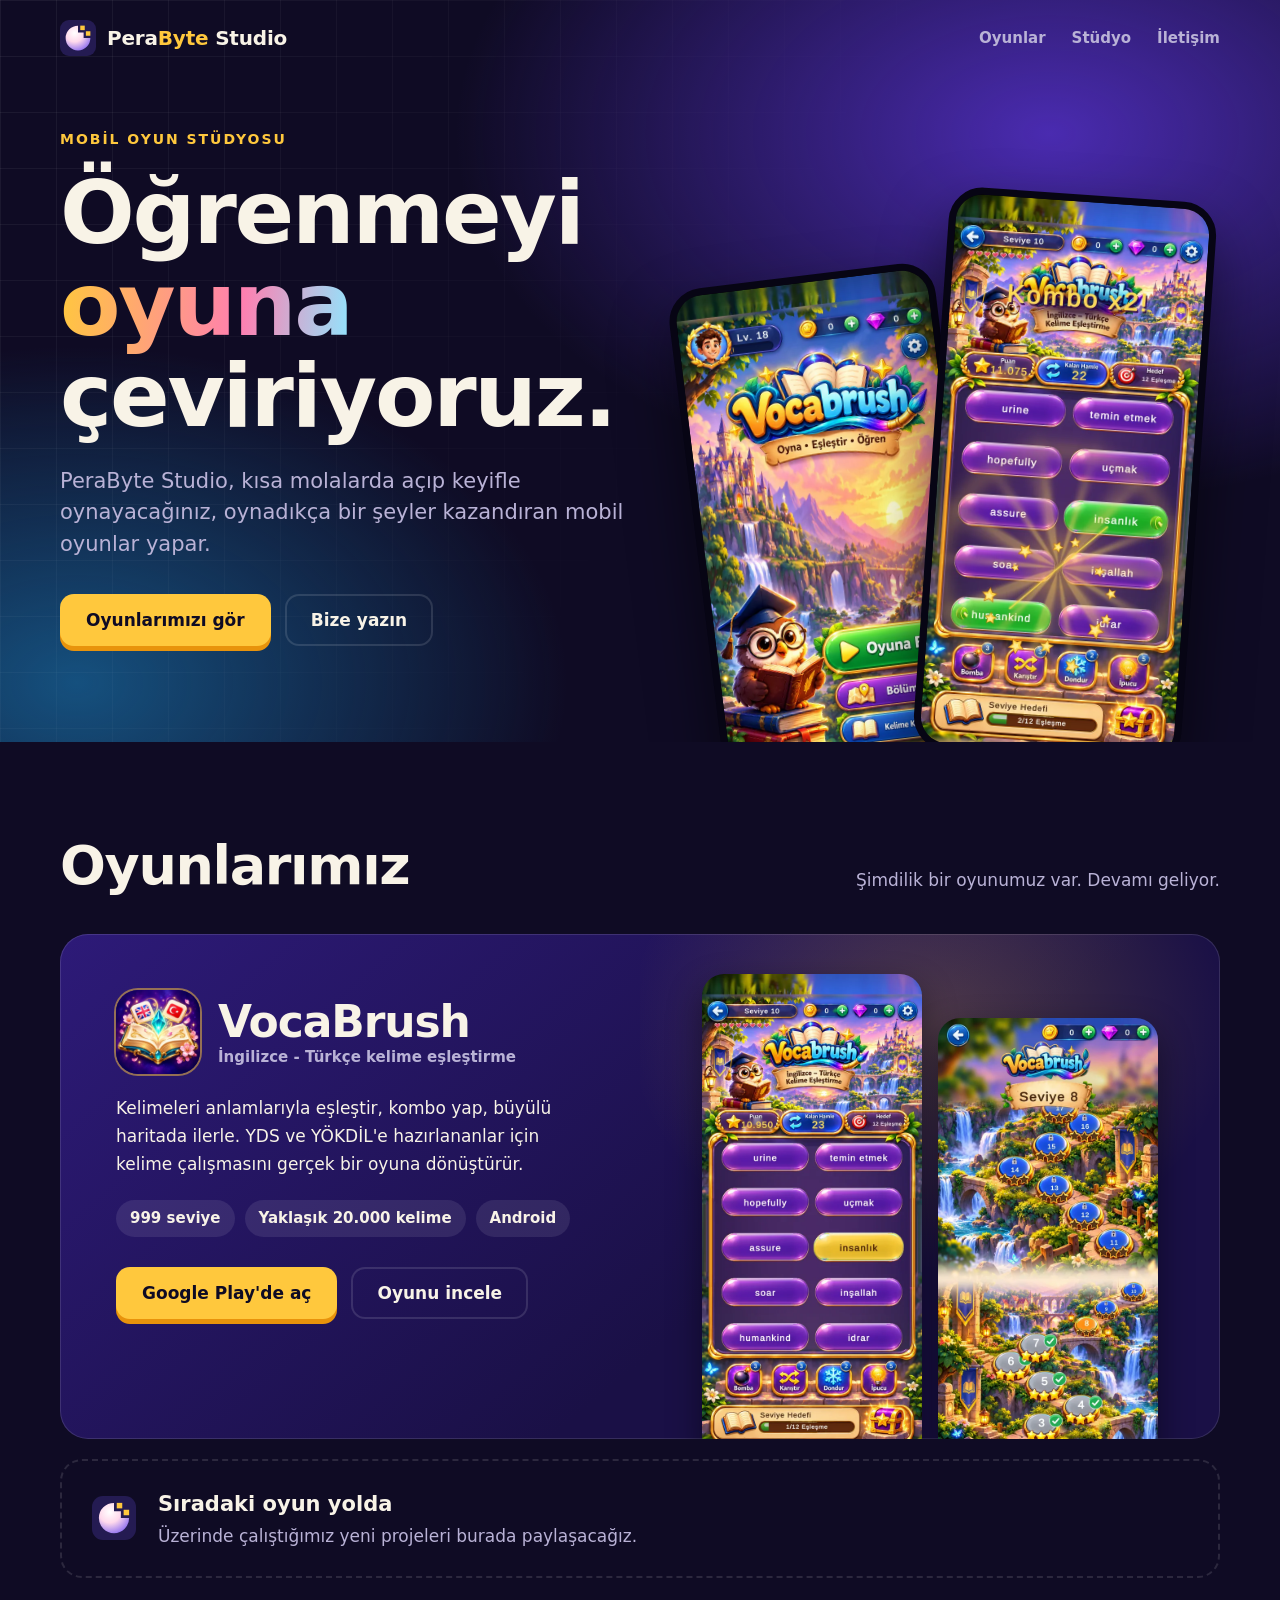
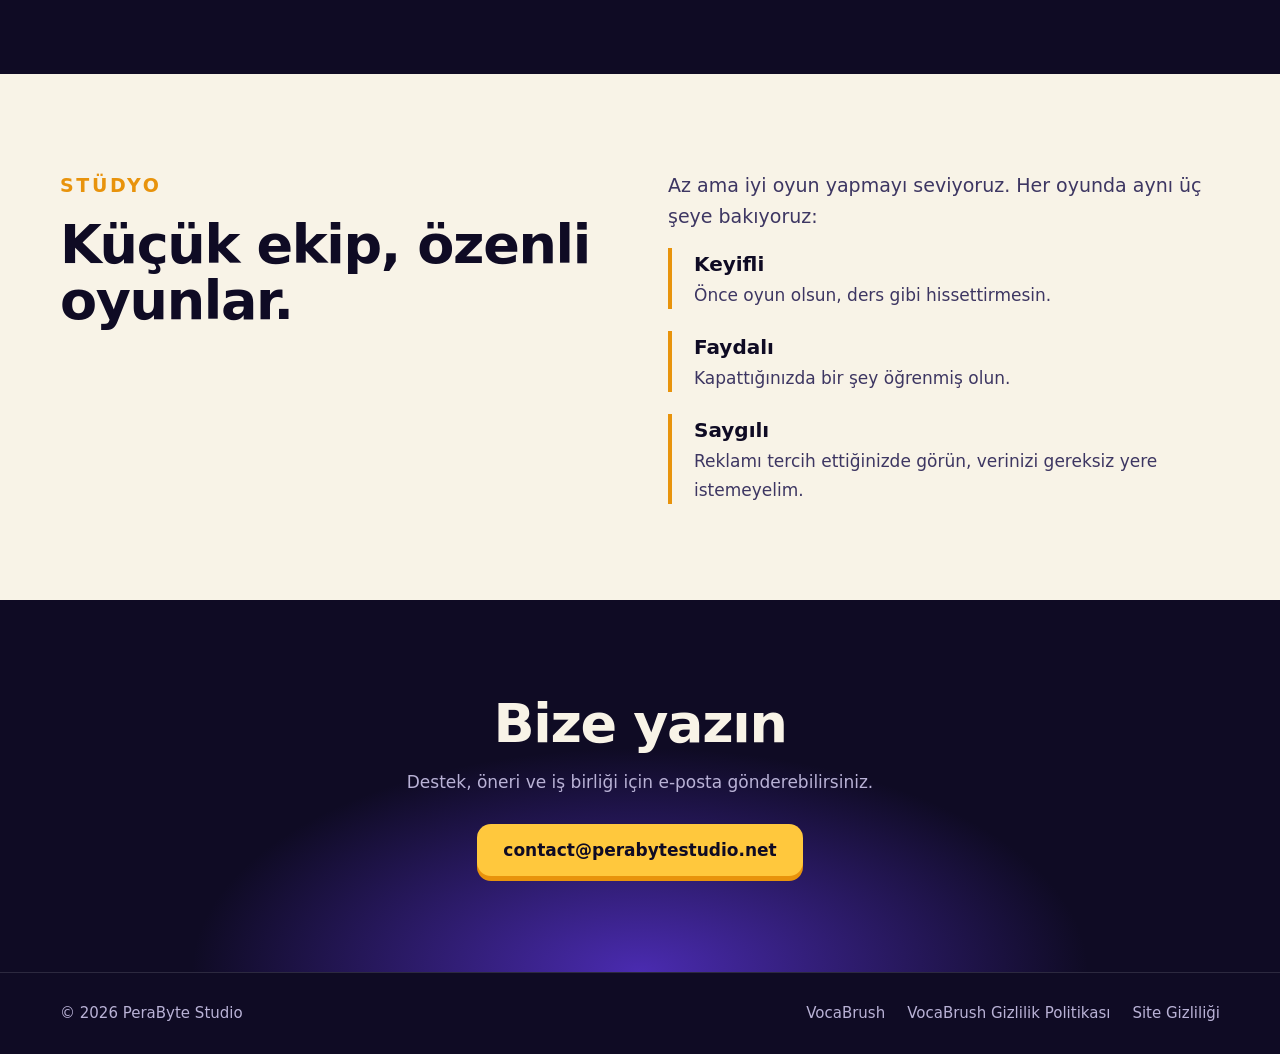
<file: index.html>
<!doctype html>
<html lang="tr">
<head>
<meta charset="utf-8">
<meta name="viewport" content="width=device-width, initial-scale=1">
<title>PeraByte Studio | Mobil oyun stüdyosu</title>
<meta name="description" content="PeraByte Studio, öğrenmeyi oyuna çeviren mobil oyunlar geliştirir. İlk oyunumuz VocaBrush Google Play'de.">
<link rel="canonical" href="https://perabytestudio.net/">
<link rel="icon" href="/assets/mark.svg" type="image/svg+xml">
<meta property="og:title" content="PeraByte Studio">
<meta property="og:description" content="Öğrenmeyi oyuna çeviren mobil oyunlar.">
<meta property="og:url" content="https://perabytestudio.net/">
<meta property="og:image" content="https://perabytestudio.net/assets/vocabrush-menu.webp">
<meta name="theme-color" content="#0f0b24">
<link rel="stylesheet" href="/assets/site.css">
</head>
<body>
<a class="skip" href="#icerik">İçeriğe geç</a>
<header class="top">
  <div class="wrap">
    <a class="brand" href="/" aria-label="PeraByte Studio ana sayfa">
      <img src="/assets/mark.svg" alt="" width="36" height="36">
      <div>Pera<span>Byte</span> Studio</div>
    </a>
    <nav class="nav" aria-label="Ana menü">
      <a href="#oyunlar">Oyunlar</a>
      <a class="opt" href="#studyo">Stüdyo</a>
      <a href="#iletisim">İletişim</a>
    </nav>
  </div>
</header>

<main id="icerik">
  <section class="hero">
    <div class="wrap hero-grid">
      <div class="hero-copy">
        <p class="eyebrow">Mobil oyun stüdyosu</p>
        <h1>Öğrenmeyi <em>oyuna</em> çeviriyoruz.</h1>
        <p class="lead">PeraByte Studio, kısa molalarda açıp keyifle oynayacağınız, oynadıkça bir şeyler kazandıran mobil oyunlar yapar.</p>
        <div class="actions">
          <a class="btn" href="#oyunlar">Oyunlarımızı gör</a>
          <a class="btn ghost" href="#iletisim">Bize yazın</a>
        </div>
      </div>
      <div class="phones" aria-hidden="true">
        <div class="phone a"><img src="/assets/vocabrush-menu.webp" alt="" width="540" height="1170"></div>
        <div class="phone b"><img src="/assets/vocabrush-combo.webp" alt="" width="540" height="1170"></div>
      </div>
    </div>
  </section>

  <section class="section" id="oyunlar">
    <div class="wrap">
      <div class="section-head">
        <h2>Oyunlarımız</h2>
        <p>Şimdilik bir oyunumuz var. Devamı geliyor.</p>
      </div>

      <article class="feature">
        <div class="feature-copy">
          <div class="feature-title">
            <img src="/assets/vocabrush-icon.webp" alt="VocaBrush simgesi" width="84" height="84">
            <h3>VocaBrush<small>İngilizce - Türkçe kelime eşleştirme</small></h3>
          </div>
          <p>Kelimeleri anlamlarıyla eşleştir, kombo yap, büyülü haritada ilerle. YDS ve YÖKDİL'e hazırlananlar için kelime çalışmasını gerçek bir oyuna dönüştürür.</p>
          <ul class="facts">
            <li>999 seviye</li>
            <li>Yaklaşık 20.000 kelime</li>
            <li>Android</li>
          </ul>
          <div class="actions">
            <a class="btn" href="https://play.google.com/store/apps/details?id=com.pearlapp.vocabrush">Google Play'de aç</a>
            <a class="btn ghost" href="/vocabrush/">Oyunu incele</a>
          </div>
        </div>
        <div class="feature-shots">
          <img src="/assets/vocabrush-game.webp" alt="VocaBrush kelime eşleştirme ekranı" width="540" height="1170" loading="lazy">
          <img src="/assets/vocabrush-map.webp" alt="VocaBrush seviye haritası" width="540" height="1170" loading="lazy">
        </div>
      </article>

      <div class="next">
        <img src="/assets/mark.svg" alt="" width="44" height="44">
        <p style="margin:0"><strong>Sıradaki oyun yolda</strong><br>Üzerinde çalıştığımız yeni projeleri burada paylaşacağız.</p>
      </div>
    </div>
  </section>

  <section class="section studio" id="studyo">
    <div class="wrap studio-grid">
      <div>
        <p class="eyebrow" style="color:var(--gold-deep)">Stüdyo</p>
        <h2>Küçük ekip, özenli oyunlar.</h2>
      </div>
      <div>
        <p>Az ama iyi oyun yapmayı seviyoruz. Her oyunda aynı üç şeye bakıyoruz:</p>
        <ul class="values">
          <li><b>Keyifli</b><span>Önce oyun olsun, ders gibi hissettirmesin.</span></li>
          <li><b>Faydalı</b><span>Kapattığınızda bir şey öğrenmiş olun.</span></li>
          <li><b>Saygılı</b><span>Reklamı tercih ettiğinizde görün, verinizi gereksiz yere istemeyelim.</span></li>
        </ul>
      </div>
    </div>
  </section>

  <section class="section contact" id="iletisim">
    <div class="wrap">
      <h2>Bize yazın</h2>
      <p>Destek, öneri ve iş birliği için e-posta gönderebilirsiniz.</p>
      <a class="btn" href="mailto:contact@perabytestudio.net">contact@perabytestudio.net</a>
    </div>
  </section>
</main>

<footer class="foot">
  <div class="wrap">
    <span>© 2026 PeraByte Studio</span>
    <nav aria-label="Alt menü">
      <a href="/vocabrush/">VocaBrush</a>
      <a href="/vocabrush/gizlilik/">VocaBrush Gizlilik Politikası</a>
      <a href="/gizlilik/">Site Gizliliği</a>
    </nav>
  </div>
</footer>
</body>
</html>
</file>
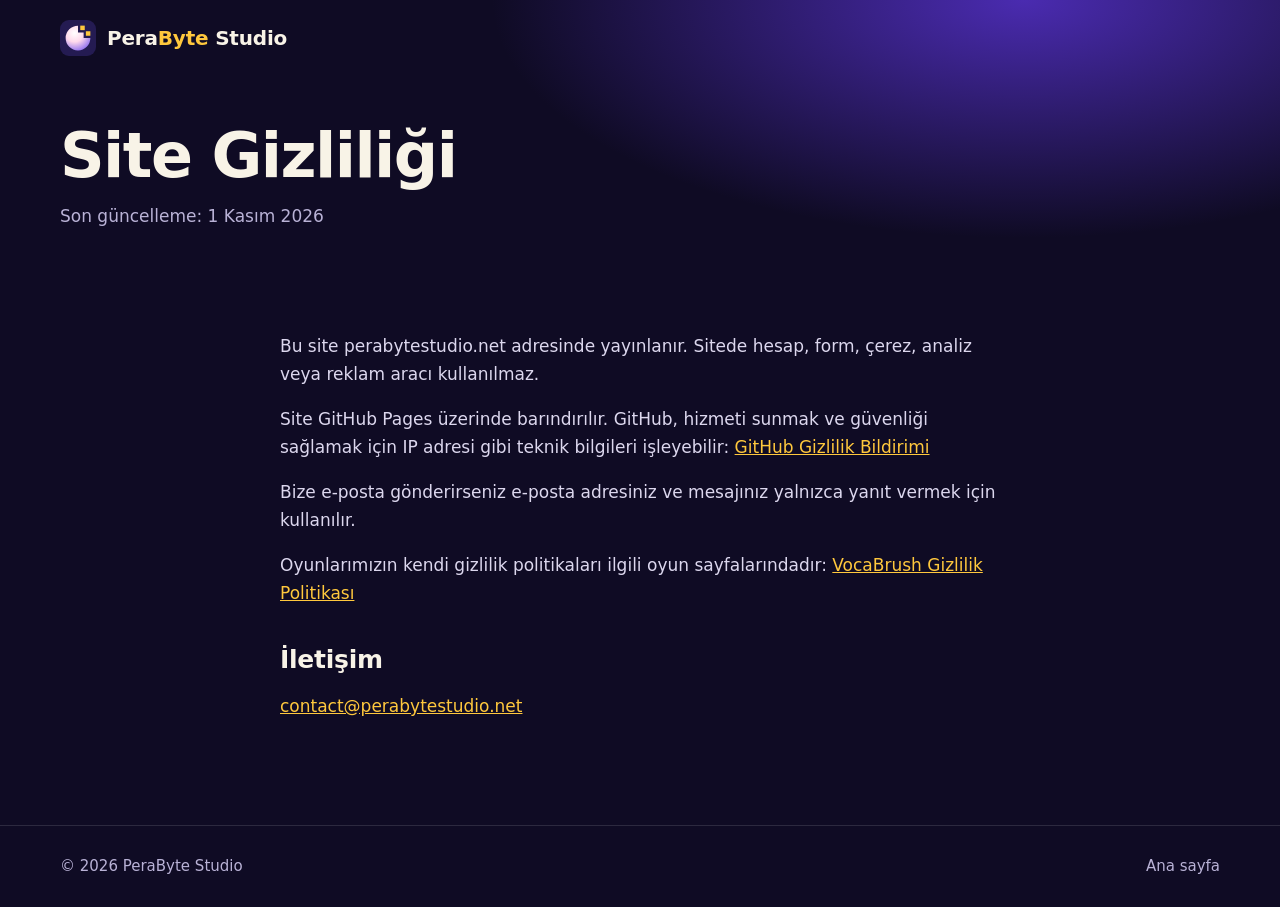
<file: gizlilik/index.html>
<!doctype html>
<html lang="tr">
<head>
<meta charset="utf-8">
<meta name="viewport" content="width=device-width, initial-scale=1">
<title>Site Gizliliği | PeraByte Studio</title>
<link rel="canonical" href="https://perabytestudio.net/gizlilik/">
<link rel="icon" href="/assets/mark.svg" type="image/svg+xml">
<meta name="theme-color" content="#0f0b24">
<link rel="stylesheet" href="/assets/site.css">
</head>
<body>
<header class="top">
  <div class="wrap">
    <a class="brand" href="/" aria-label="PeraByte Studio ana sayfa">
      <img src="/assets/mark.svg" alt="" width="36" height="36">
      <div>Pera<span>Byte</span> Studio</div>
    </a>
  </div>
</header>

<main>
  <div class="page-head">
    <div class="wrap">
      <h1>Site Gizliliği</h1>
      <p>Son güncelleme: 1 Kasım 2026</p>
    </div>
  </div>
  <div class="wrap prose">
    <p>Bu site perabytestudio.net adresinde yayınlanır. Sitede hesap, form, çerez, analiz veya reklam aracı kullanılmaz.</p>
    <p>Site GitHub Pages üzerinde barındırılır. GitHub, hizmeti sunmak ve güvenliği sağlamak için IP adresi gibi teknik bilgileri işleyebilir: <a href="https://docs.github.com/site-policy/privacy-policies/github-general-privacy-statement">GitHub Gizlilik Bildirimi</a></p>
    <p>Bize e-posta gönderirseniz e-posta adresiniz ve mesajınız yalnızca yanıt vermek için kullanılır.</p>
    <p>Oyunlarımızın kendi gizlilik politikaları ilgili oyun sayfalarındadır: <a href="/vocabrush/gizlilik/">VocaBrush Gizlilik Politikası</a></p>
    <h2>İletişim</h2>
    <p><a href="mailto:contact@perabytestudio.net">contact@perabytestudio.net</a></p>
  </div>
</main>

<footer class="foot">
  <div class="wrap">
    <span>© 2026 PeraByte Studio</span>
    <nav aria-label="Alt menü"><a href="/">Ana sayfa</a></nav>
  </div>
</footer>
</body>
</html>
</file>
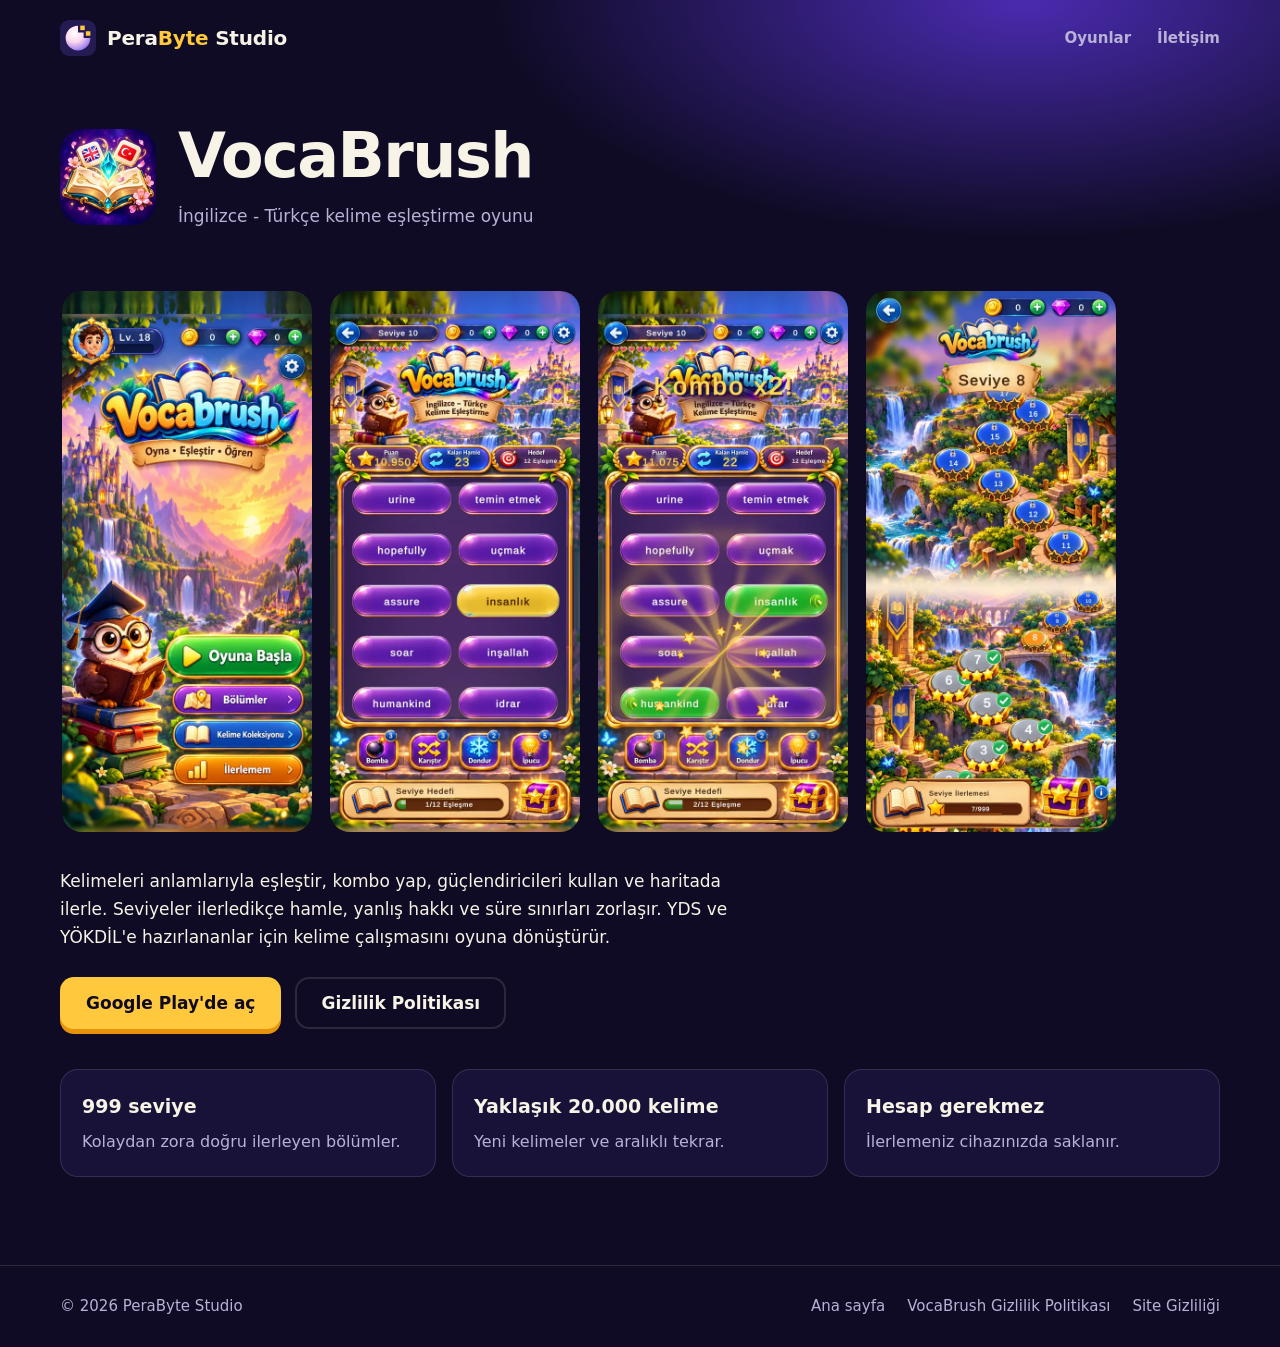
<file: vocabrush/index.html>
<!doctype html>
<html lang="tr">
<head>
<meta charset="utf-8">
<meta name="viewport" content="width=device-width, initial-scale=1">
<title>VocaBrush | PeraByte Studio</title>
<meta name="description" content="VocaBrush, İngilizce kelimeleri Türkçe anlamlarıyla eşleştirdiğiniz 999 seviyelik mobil kelime oyunudur.">
<link rel="canonical" href="https://perabytestudio.net/vocabrush/">
<link rel="icon" href="/assets/mark.svg" type="image/svg+xml">
<meta name="theme-color" content="#0f0b24">
<link rel="stylesheet" href="/assets/site.css">
</head>
<body>
<a class="skip" href="#icerik">İçeriğe geç</a>
<header class="top">
  <div class="wrap">
    <a class="brand" href="/" aria-label="PeraByte Studio ana sayfa">
      <img src="/assets/mark.svg" alt="" width="36" height="36">
      <div>Pera<span>Byte</span> Studio</div>
    </a>
    <nav class="nav" aria-label="Ana menü">
      <a href="/#oyunlar">Oyunlar</a>
      <a href="/#iletisim">İletişim</a>
    </nav>
  </div>
</header>

<main id="icerik">
  <div class="page-head">
    <div class="wrap game-head">
      <img src="/assets/vocabrush-icon.webp" alt="VocaBrush simgesi" width="96" height="96">
      <div>
        <h1>VocaBrush</h1>
        <p>İngilizce - Türkçe kelime eşleştirme oyunu</p>
      </div>
    </div>
  </div>

  <div class="wrap" style="padding-bottom:88px">
    <div class="shots" tabindex="0" aria-label="Oyun ekran görüntüleri">
      <img src="/assets/vocabrush-menu.webp" alt="Ana menü" width="540" height="1170">
      <img src="/assets/vocabrush-game.webp" alt="Kelime eşleştirme tahtası" width="540" height="1170">
      <img src="/assets/vocabrush-combo.webp" alt="Kombo efekti" width="540" height="1170" loading="lazy">
      <img src="/assets/vocabrush-map.webp" alt="Seviye haritası" width="540" height="1170" loading="lazy">
    </div>

    <p style="max-width:40em">Kelimeleri anlamlarıyla eşleştir, kombo yap, güçlendiricileri kullan ve haritada ilerle. Seviyeler ilerledikçe hamle, yanlış hakkı ve süre sınırları zorlaşır. YDS ve YÖKDİL'e hazırlananlar için kelime çalışmasını oyuna dönüştürür.</p>

    <div class="actions" style="margin-top:26px">
      <a class="btn" href="https://play.google.com/store/apps/details?id=com.pearlapp.vocabrush">Google Play'de aç</a>
      <a class="btn ghost" href="/vocabrush/gizlilik/">Gizlilik Politikası</a>
    </div>

    <ul class="feature-list">
      <li><b>999 seviye</b><span>Kolaydan zora doğru ilerleyen bölümler.</span></li>
      <li><b>Yaklaşık 20.000 kelime</b><span>Yeni kelimeler ve aralıklı tekrar.</span></li>
      <li><b>Hesap gerekmez</b><span>İlerlemeniz cihazınızda saklanır.</span></li>
    </ul>
  </div>
</main>

<footer class="foot">
  <div class="wrap">
    <span>© 2026 PeraByte Studio</span>
    <nav aria-label="Alt menü">
      <a href="/">Ana sayfa</a>
      <a href="/vocabrush/gizlilik/">VocaBrush Gizlilik Politikası</a>
      <a href="/gizlilik/">Site Gizliliği</a>
    </nav>
  </div>
</footer>
</body>
</html>
</file>
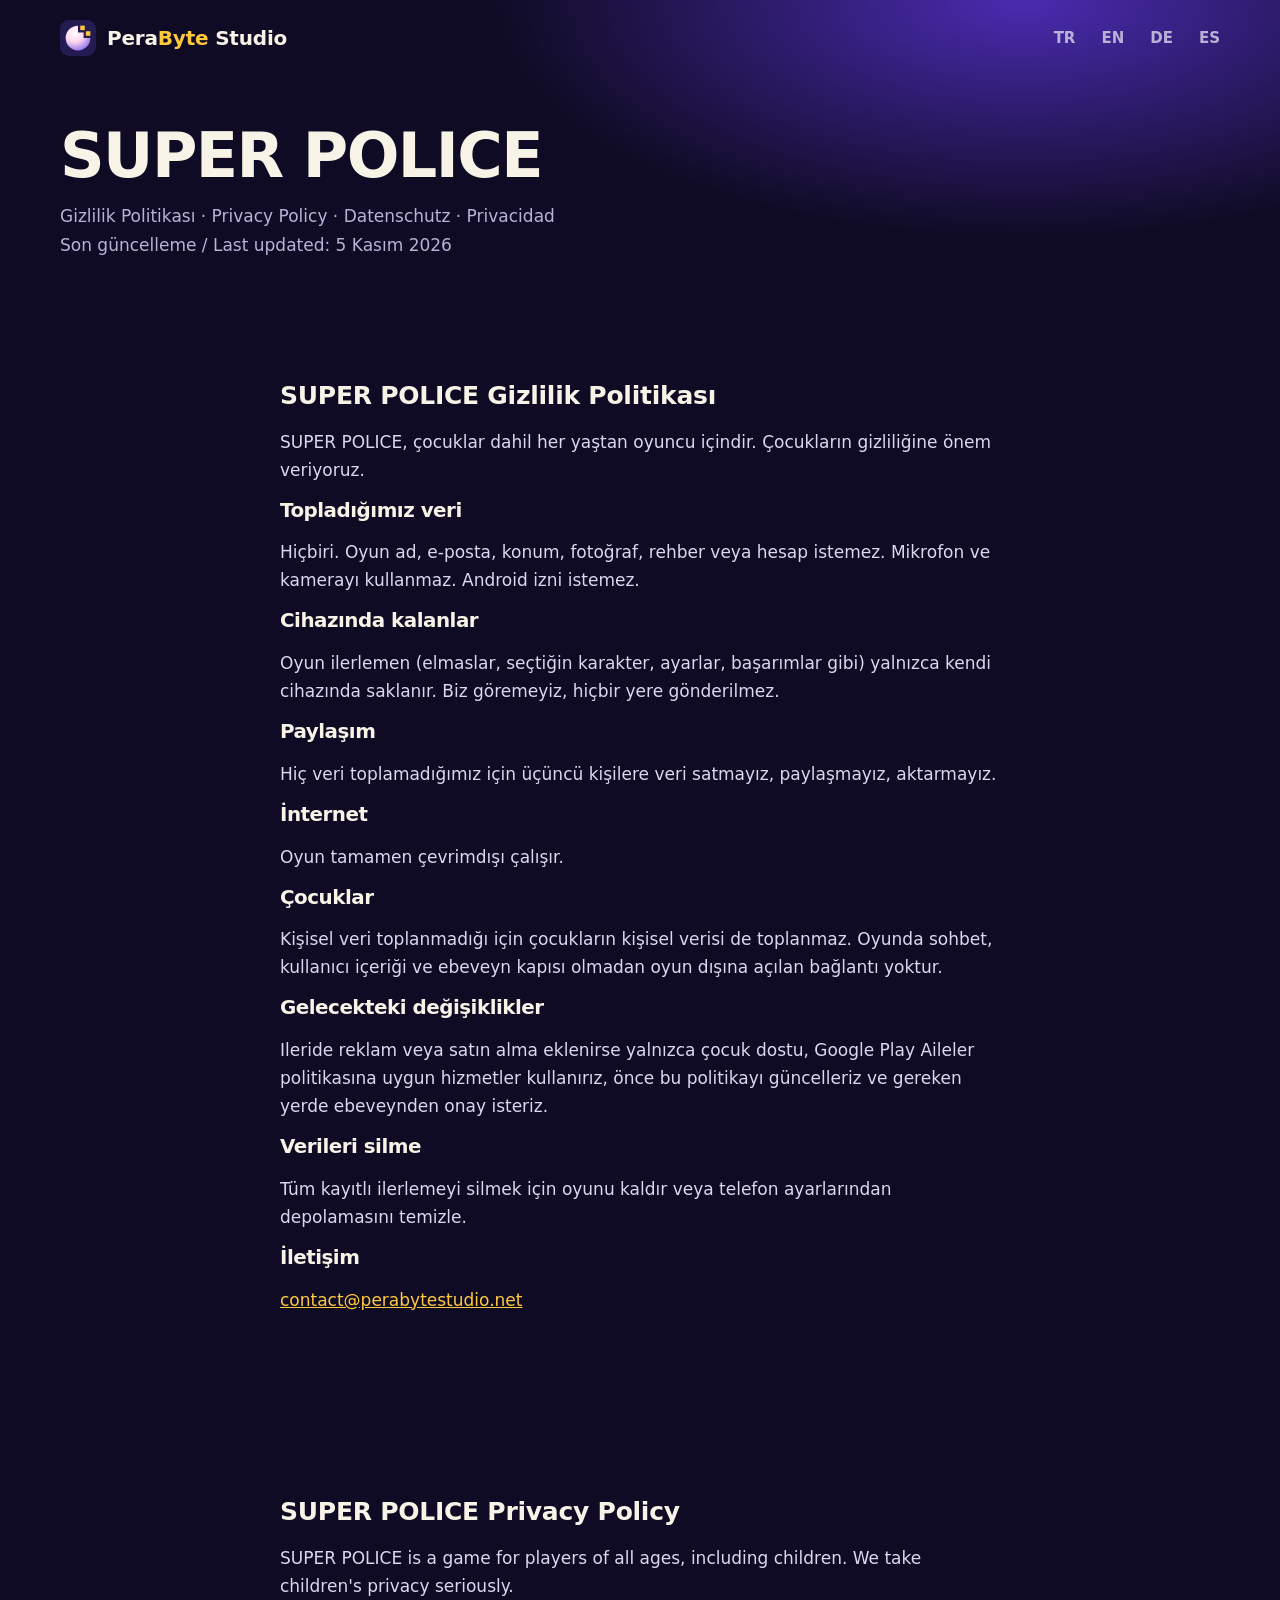
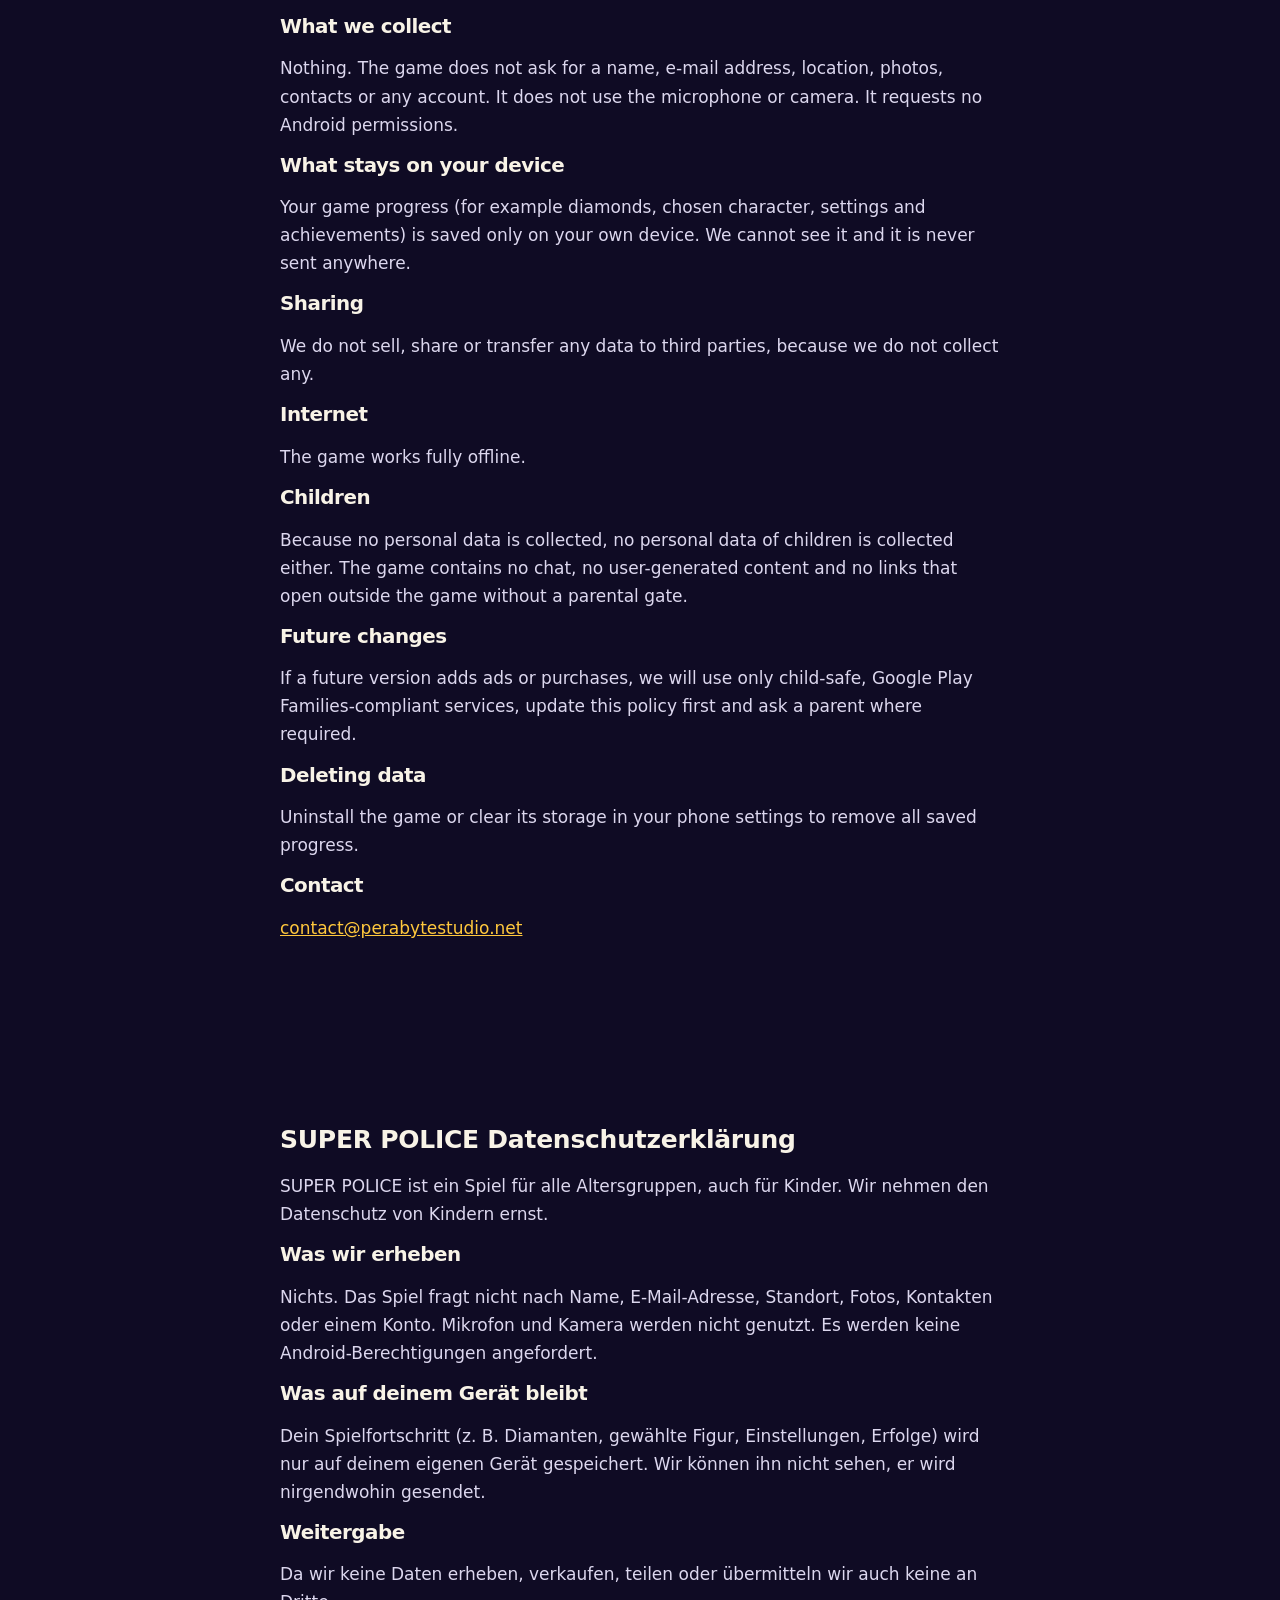
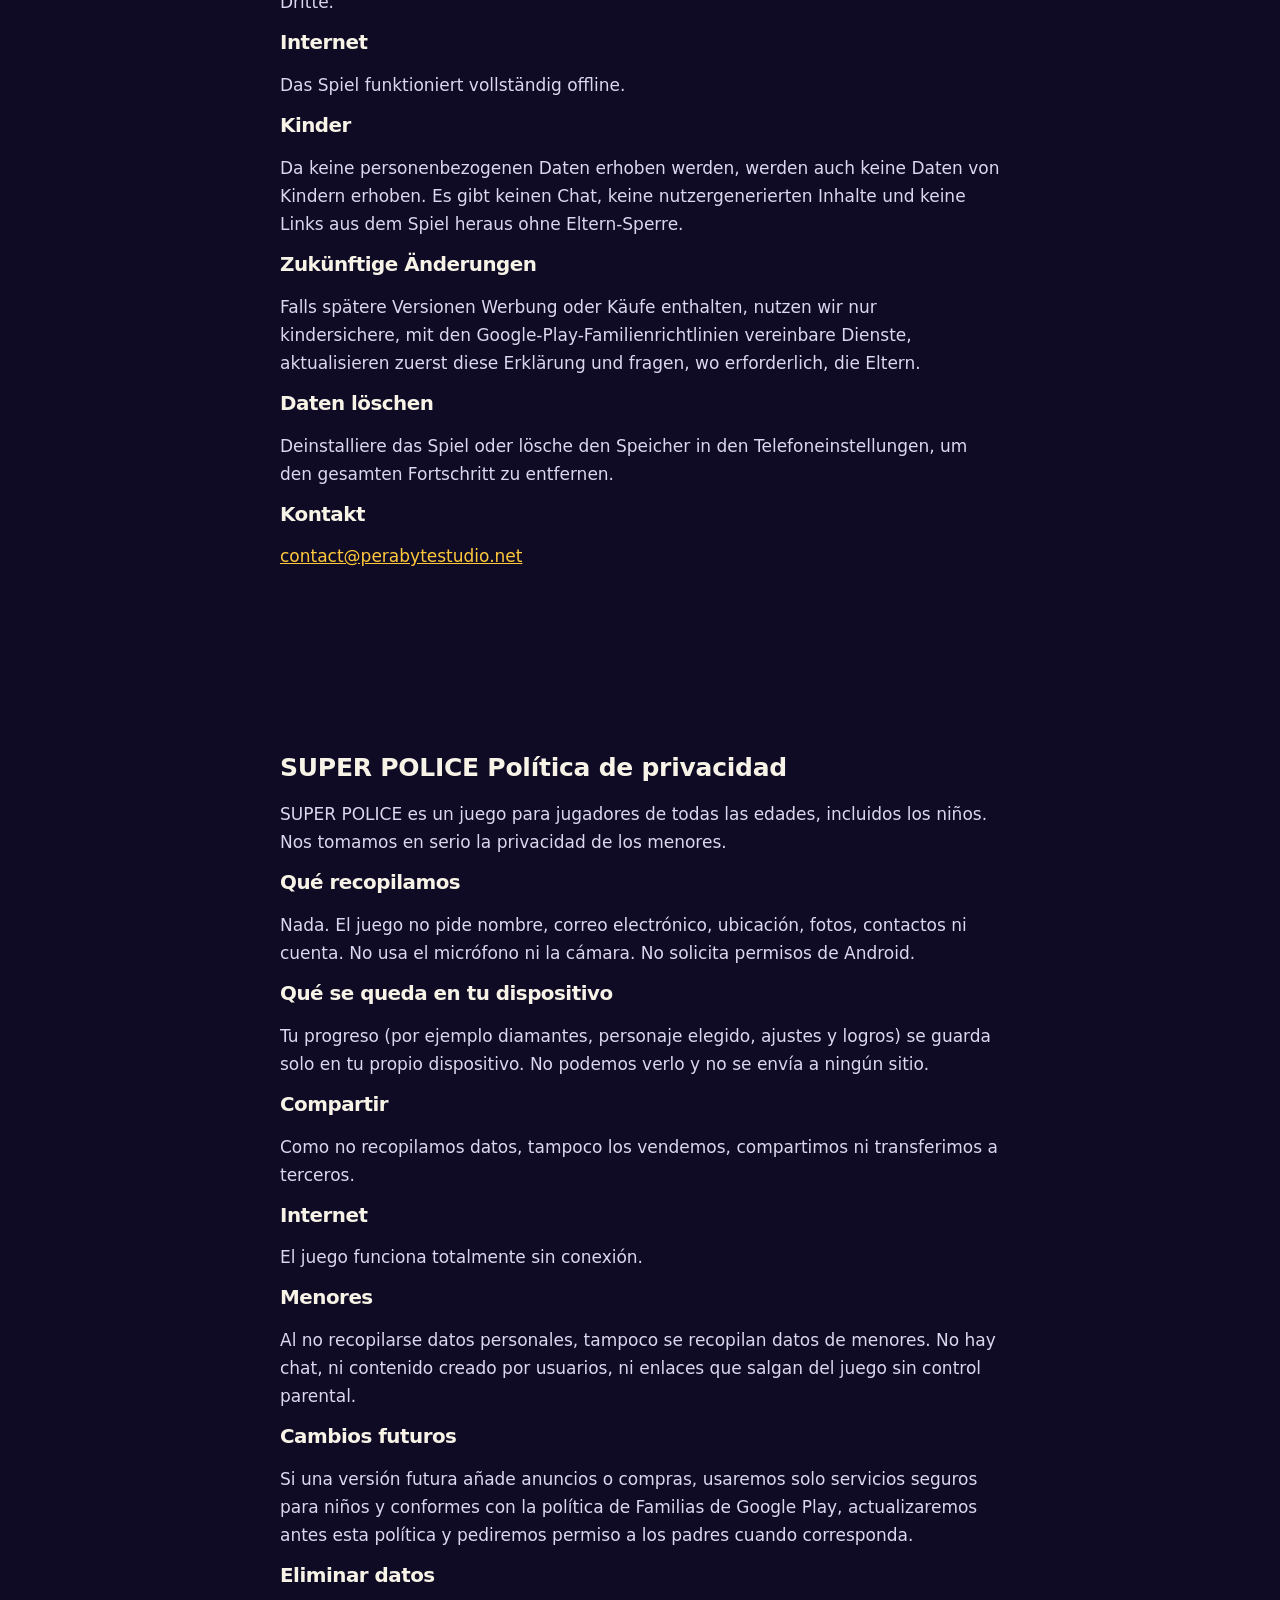
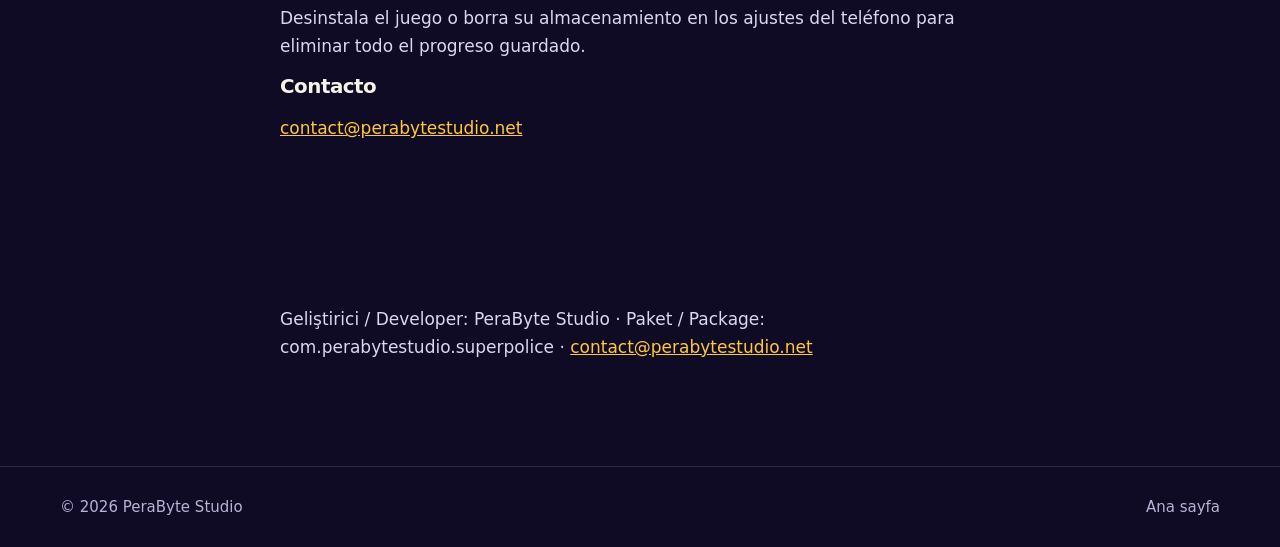
<file: superpolice/gizlilik/index.html>
<!doctype html>
<html lang="tr">
<head>
<meta charset="utf-8">
<meta name="viewport" content="width=device-width, initial-scale=1">
<title>SUPER POLICE Gizlilik Politikası | PeraByte Studio</title>
<meta name="description" content="SUPER POLICE Android oyununun gizlilik politikası (TR / EN / DE / ES).">
<link rel="canonical" href="https://perabytestudio.net/superpolice/gizlilik/">
<link rel="icon" href="/assets/mark.svg" type="image/svg+xml">
<meta name="theme-color" content="#0f0b24">
<link rel="stylesheet" href="/assets/site.css">
</head>
<body>
<header class="top">
  <div class="wrap">
    <a class="brand" href="/" aria-label="PeraByte Studio ana sayfa">
      <img src="/assets/mark.svg" alt="" width="36" height="36">
      <div>Pera<span>Byte</span> Studio</div>
    </a>
    <nav class="nav" aria-label="Dil"><a href="#tr">TR</a><a href="#en">EN</a><a href="#de">DE</a><a href="#es">ES</a></nav>
  </div>
</header>

<main>
  <div class="page-head">
    <div class="wrap">
      <h1>SUPER POLICE</h1>
      <p>Gizlilik Politikası · Privacy Policy · Datenschutz · Privacidad<br>Son güncelleme / Last updated: 5 Kasım 2026</p>
    </div>
  </div>

  <div class="wrap prose" id="tr" lang="tr">
    <h2>SUPER POLICE Gizlilik Politikası</h2>
    <p>SUPER POLICE, çocuklar dahil her yaştan oyuncu içindir. Çocukların gizliliğine önem veriyoruz.</p>
    <h3>Topladığımız veri</h3>
    <p>Hiçbiri. Oyun ad, e-posta, konum, fotoğraf, rehber veya hesap istemez. Mikrofon ve kamerayı kullanmaz. Android izni istemez.</p>
    <h3>Cihazında kalanlar</h3>
    <p>Oyun ilerlemen (elmaslar, seçtiğin karakter, ayarlar, başarımlar gibi) yalnızca kendi cihazında saklanır. Biz göremeyiz, hiçbir yere gönderilmez.</p>
    <h3>Paylaşım</h3>
    <p>Hiç veri toplamadığımız için üçüncü kişilere veri satmayız, paylaşmayız, aktarmayız.</p>
    <h3>İnternet</h3>
    <p>Oyun tamamen çevrimdışı çalışır.</p>
    <h3>Çocuklar</h3>
    <p>Kişisel veri toplanmadığı için çocukların kişisel verisi de toplanmaz. Oyunda sohbet, kullanıcı içeriği ve ebeveyn kapısı olmadan oyun dışına açılan bağlantı yoktur.</p>
    <h3>Gelecekteki değişiklikler</h3>
    <p>Ileride reklam veya satın alma eklenirse yalnızca çocuk dostu, Google Play Aileler politikasına uygun hizmetler kullanırız, önce bu politikayı güncelleriz ve gereken yerde ebeveynden onay isteriz.</p>
    <h3>Verileri silme</h3>
    <p>Tüm kayıtlı ilerlemeyi silmek için oyunu kaldır veya telefon ayarlarından depolamasını temizle.</p>
    <h3>İletişim</h3>
    <p><a href="mailto:contact@perabytestudio.net">contact@perabytestudio.net</a></p>
  </div>
  <div class="wrap prose" id="en" lang="en">
    <h2>SUPER POLICE Privacy Policy</h2>
    <p>SUPER POLICE is a game for players of all ages, including children. We take children's privacy seriously.</p>
    <h3>What we collect</h3>
    <p>Nothing. The game does not ask for a name, e-mail address, location, photos, contacts or any account. It does not use the microphone or camera. It requests no Android permissions.</p>
    <h3>What stays on your device</h3>
    <p>Your game progress (for example diamonds, chosen character, settings and achievements) is saved only on your own device. We cannot see it and it is never sent anywhere.</p>
    <h3>Sharing</h3>
    <p>We do not sell, share or transfer any data to third parties, because we do not collect any.</p>
    <h3>Internet</h3>
    <p>The game works fully offline.</p>
    <h3>Children</h3>
    <p>Because no personal data is collected, no personal data of children is collected either. The game contains no chat, no user-generated content and no links that open outside the game without a parental gate.</p>
    <h3>Future changes</h3>
    <p>If a future version adds ads or purchases, we will use only child-safe, Google Play Families-compliant services, update this policy first and ask a parent where required.</p>
    <h3>Deleting data</h3>
    <p>Uninstall the game or clear its storage in your phone settings to remove all saved progress.</p>
    <h3>Contact</h3>
    <p><a href="mailto:contact@perabytestudio.net">contact@perabytestudio.net</a></p>
  </div>
  <div class="wrap prose" id="de" lang="de">
    <h2>SUPER POLICE Datenschutzerklärung</h2>
    <p>SUPER POLICE ist ein Spiel für alle Altersgruppen, auch für Kinder. Wir nehmen den Datenschutz von Kindern ernst.</p>
    <h3>Was wir erheben</h3>
    <p>Nichts. Das Spiel fragt nicht nach Name, E-Mail-Adresse, Standort, Fotos, Kontakten oder einem Konto. Mikrofon und Kamera werden nicht genutzt. Es werden keine Android-Berechtigungen angefordert.</p>
    <h3>Was auf deinem Gerät bleibt</h3>
    <p>Dein Spielfortschritt (z. B. Diamanten, gewählte Figur, Einstellungen, Erfolge) wird nur auf deinem eigenen Gerät gespeichert. Wir können ihn nicht sehen, er wird nirgendwohin gesendet.</p>
    <h3>Weitergabe</h3>
    <p>Da wir keine Daten erheben, verkaufen, teilen oder übermitteln wir auch keine an Dritte.</p>
    <h3>Internet</h3>
    <p>Das Spiel funktioniert vollständig offline.</p>
    <h3>Kinder</h3>
    <p>Da keine personenbezogenen Daten erhoben werden, werden auch keine Daten von Kindern erhoben. Es gibt keinen Chat, keine nutzergenerierten Inhalte und keine Links aus dem Spiel heraus ohne Eltern-Sperre.</p>
    <h3>Zukünftige Änderungen</h3>
    <p>Falls spätere Versionen Werbung oder Käufe enthalten, nutzen wir nur kindersichere, mit den Google-Play-Familienrichtlinien vereinbare Dienste, aktualisieren zuerst diese Erklärung und fragen, wo erforderlich, die Eltern.</p>
    <h3>Daten löschen</h3>
    <p>Deinstalliere das Spiel oder lösche den Speicher in den Telefoneinstellungen, um den gesamten Fortschritt zu entfernen.</p>
    <h3>Kontakt</h3>
    <p><a href="mailto:contact@perabytestudio.net">contact@perabytestudio.net</a></p>
  </div>
  <div class="wrap prose" id="es" lang="es">
    <h2>SUPER POLICE Política de privacidad</h2>
    <p>SUPER POLICE es un juego para jugadores de todas las edades, incluidos los niños. Nos tomamos en serio la privacidad de los menores.</p>
    <h3>Qué recopilamos</h3>
    <p>Nada. El juego no pide nombre, correo electrónico, ubicación, fotos, contactos ni cuenta. No usa el micrófono ni la cámara. No solicita permisos de Android.</p>
    <h3>Qué se queda en tu dispositivo</h3>
    <p>Tu progreso (por ejemplo diamantes, personaje elegido, ajustes y logros) se guarda solo en tu propio dispositivo. No podemos verlo y no se envía a ningún sitio.</p>
    <h3>Compartir</h3>
    <p>Como no recopilamos datos, tampoco los vendemos, compartimos ni transferimos a terceros.</p>
    <h3>Internet</h3>
    <p>El juego funciona totalmente sin conexión.</p>
    <h3>Menores</h3>
    <p>Al no recopilarse datos personales, tampoco se recopilan datos de menores. No hay chat, ni contenido creado por usuarios, ni enlaces que salgan del juego sin control parental.</p>
    <h3>Cambios futuros</h3>
    <p>Si una versión futura añade anuncios o compras, usaremos solo servicios seguros para niños y conformes con la política de Familias de Google Play, actualizaremos antes esta política y pediremos permiso a los padres cuando corresponda.</p>
    <h3>Eliminar datos</h3>
    <p>Desinstala el juego o borra su almacenamiento en los ajustes del teléfono para eliminar todo el progreso guardado.</p>
    <h3>Contacto</h3>
    <p><a href="mailto:contact@perabytestudio.net">contact@perabytestudio.net</a></p>
  </div>

  <div class="wrap prose">
    <p>Geliştirici / Developer: PeraByte Studio · Paket / Package: com.perabytestudio.superpolice · <a href="mailto:contact@perabytestudio.net">contact@perabytestudio.net</a></p>
  </div>
</main>

<footer class="foot">
  <div class="wrap">
    <span>© 2026 PeraByte Studio</span>
    <nav aria-label="Alt menü"><a href="/">Ana sayfa</a></nav>
  </div>
</footer>
</body>
</html>
</file>
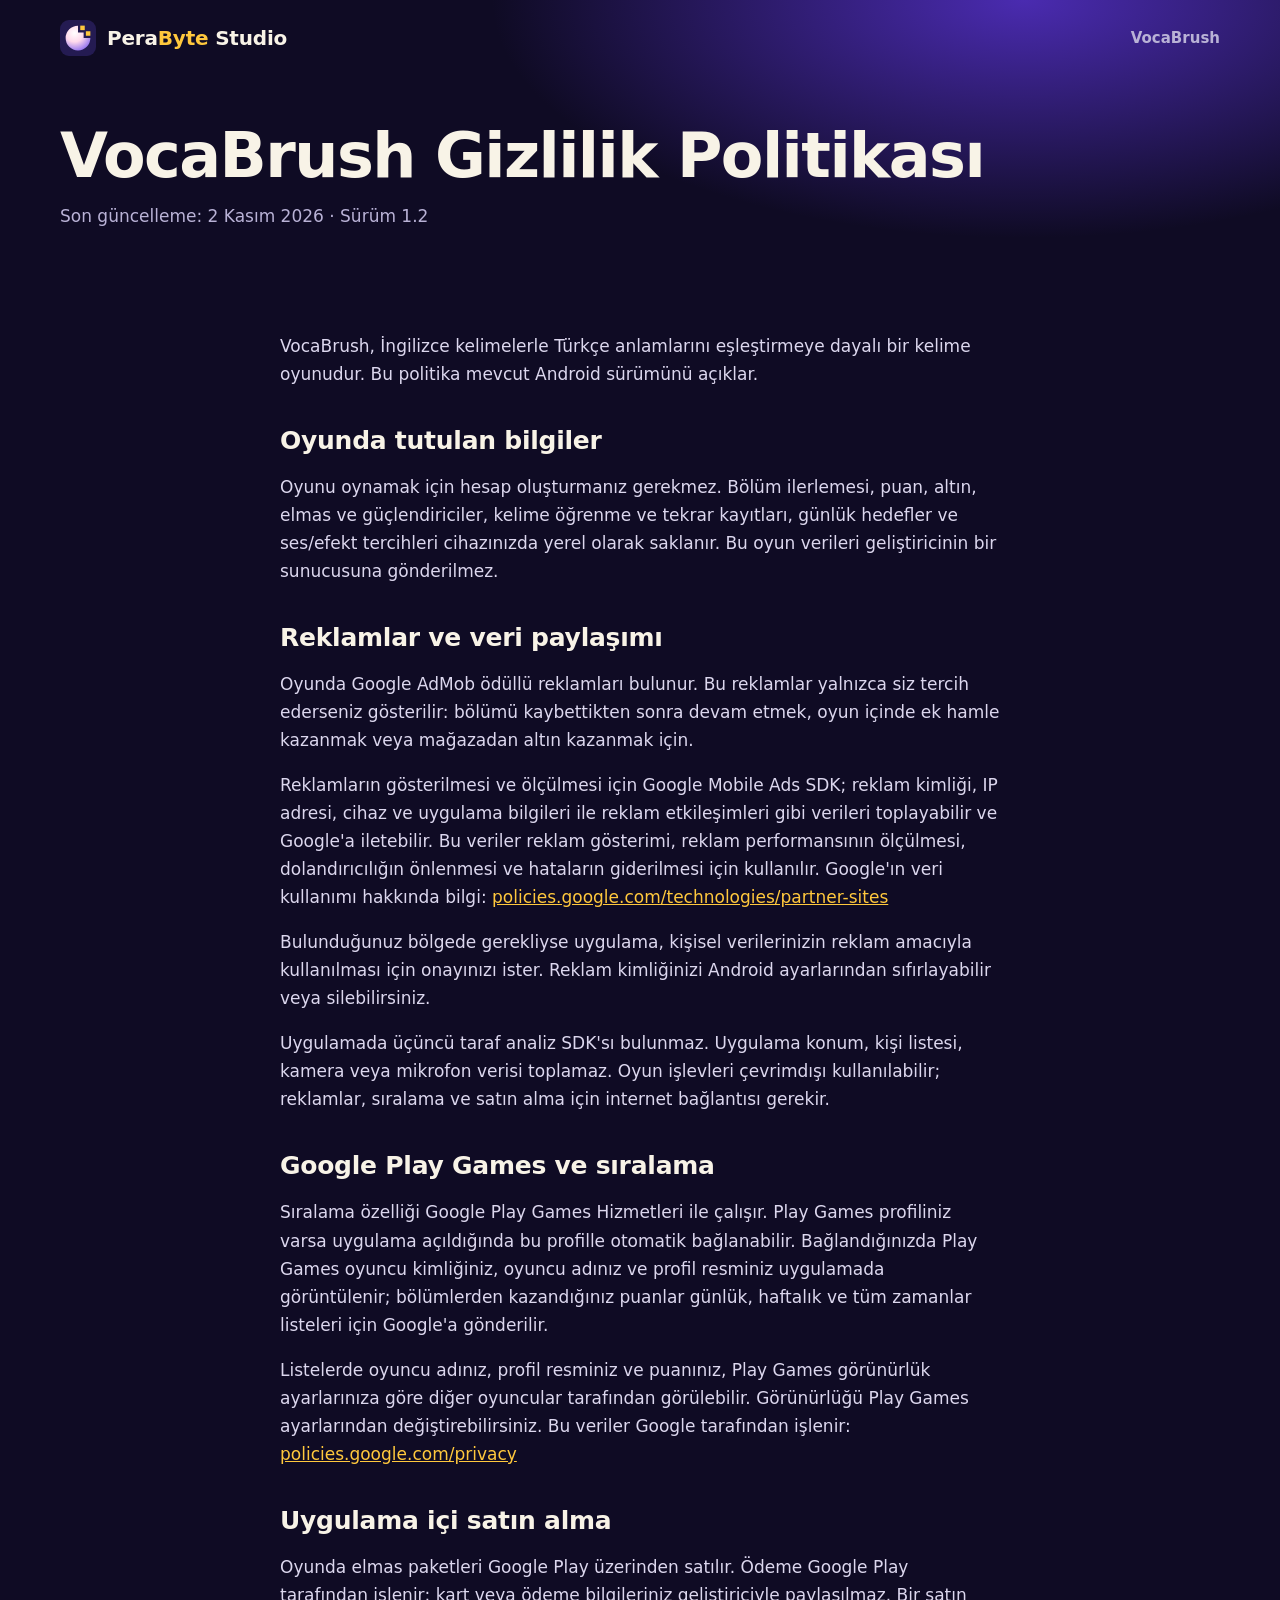
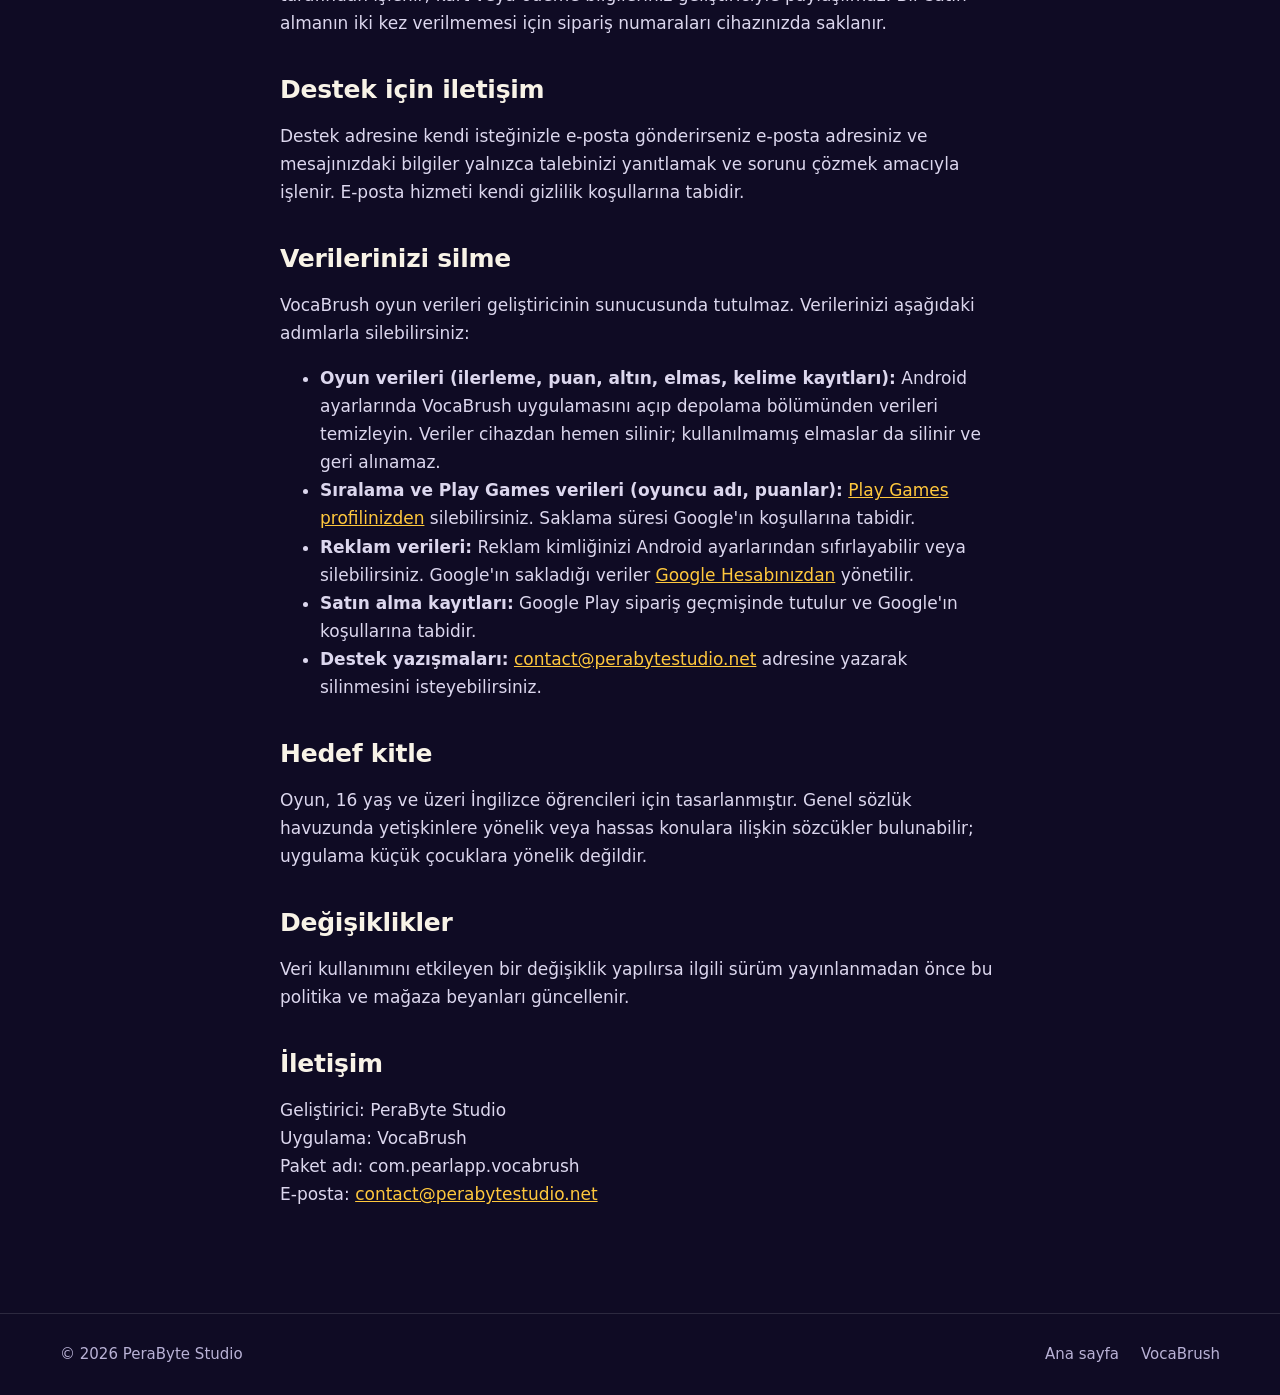
<file: vocabrush/gizlilik/index.html>
<!doctype html>
<html lang="tr">
<head>
<meta charset="utf-8">
<meta name="viewport" content="width=device-width, initial-scale=1">
<title>VocaBrush Gizlilik Politikası | PeraByte Studio</title>
<meta name="description" content="VocaBrush Android oyununun gizlilik politikası.">
<link rel="canonical" href="https://perabytestudio.net/vocabrush/gizlilik/">
<link rel="icon" href="/assets/mark.svg" type="image/svg+xml">
<meta name="theme-color" content="#0f0b24">
<link rel="stylesheet" href="/assets/site.css">
</head>
<body>
<header class="top">
  <div class="wrap">
    <a class="brand" href="/" aria-label="PeraByte Studio ana sayfa">
      <img src="/assets/mark.svg" alt="" width="36" height="36">
      <div>Pera<span>Byte</span> Studio</div>
    </a>
    <nav class="nav" aria-label="Ana menü"><a href="/vocabrush/">VocaBrush</a></nav>
  </div>
</header>

<main>
  <div class="page-head">
    <div class="wrap">
      <h1>VocaBrush Gizlilik Politikası</h1>
      <p>Son güncelleme: 2 Kasım 2026 · Sürüm 1.2</p>
    </div>
  </div>

  <div class="wrap prose">
    <p>VocaBrush, İngilizce kelimelerle Türkçe anlamlarını eşleştirmeye dayalı bir kelime oyunudur. Bu politika mevcut Android sürümünü açıklar.</p>

    <h2>Oyunda tutulan bilgiler</h2>
    <p>Oyunu oynamak için hesap oluşturmanız gerekmez. Bölüm ilerlemesi, puan, altın, elmas ve güçlendiriciler, kelime öğrenme ve tekrar kayıtları, günlük hedefler ve ses/efekt tercihleri cihazınızda yerel olarak saklanır. Bu oyun verileri geliştiricinin bir sunucusuna gönderilmez.</p>

    <h2>Reklamlar ve veri paylaşımı</h2>
    <p>Oyunda Google AdMob ödüllü reklamları bulunur. Bu reklamlar yalnızca siz tercih ederseniz gösterilir: bölümü kaybettikten sonra devam etmek, oyun içinde ek hamle kazanmak veya mağazadan altın kazanmak için.</p>
    <p>Reklamların gösterilmesi ve ölçülmesi için Google Mobile Ads SDK; reklam kimliği, IP adresi, cihaz ve uygulama bilgileri ile reklam etkileşimleri gibi verileri toplayabilir ve Google'a iletebilir. Bu veriler reklam gösterimi, reklam performansının ölçülmesi, dolandırıcılığın önlenmesi ve hataların giderilmesi için kullanılır. Google'ın veri kullanımı hakkında bilgi: <a href="https://policies.google.com/technologies/partner-sites">policies.google.com/technologies/partner-sites</a></p>
    <p>Bulunduğunuz bölgede gerekliyse uygulama, kişisel verilerinizin reklam amacıyla kullanılması için onayınızı ister. Reklam kimliğinizi Android ayarlarından sıfırlayabilir veya silebilirsiniz.</p>
    <p>Uygulamada üçüncü taraf analiz SDK'sı bulunmaz. Uygulama konum, kişi listesi, kamera veya mikrofon verisi toplamaz. Oyun işlevleri çevrimdışı kullanılabilir; reklamlar, sıralama ve satın alma için internet bağlantısı gerekir.</p>

    <h2>Google Play Games ve sıralama</h2>
    <p>Sıralama özelliği Google Play Games Hizmetleri ile çalışır. Play Games profiliniz varsa uygulama açıldığında bu profille otomatik bağlanabilir. Bağlandığınızda Play Games oyuncu kimliğiniz, oyuncu adınız ve profil resminiz uygulamada görüntülenir; bölümlerden kazandığınız puanlar günlük, haftalık ve tüm zamanlar listeleri için Google'a gönderilir.</p>
    <p>Listelerde oyuncu adınız, profil resminiz ve puanınız, Play Games görünürlük ayarlarınıza göre diğer oyuncular tarafından görülebilir. Görünürlüğü Play Games ayarlarından değiştirebilirsiniz. Bu veriler Google tarafından işlenir: <a href="https://policies.google.com/privacy">policies.google.com/privacy</a></p>

    <h2>Uygulama içi satın alma</h2>
    <p>Oyunda elmas paketleri Google Play üzerinden satılır. Ödeme Google Play tarafından işlenir; kart veya ödeme bilgileriniz geliştiriciyle paylaşılmaz. Bir satın almanın iki kez verilmemesi için sipariş numaraları cihazınızda saklanır.</p>

    <h2>Destek için iletişim</h2>
    <p>Destek adresine kendi isteğinizle e-posta gönderirseniz e-posta adresiniz ve mesajınızdaki bilgiler yalnızca talebinizi yanıtlamak ve sorunu çözmek amacıyla işlenir. E-posta hizmeti kendi gizlilik koşullarına tabidir.</p>

    <h2 id="veri-silme">Verilerinizi silme</h2>
    <p>VocaBrush oyun verileri geliştiricinin sunucusunda tutulmaz. Verilerinizi aşağıdaki adımlarla silebilirsiniz:</p>
    <ul>
      <li><strong>Oyun verileri (ilerleme, puan, altın, elmas, kelime kayıtları):</strong> Android ayarlarında VocaBrush uygulamasını açıp depolama bölümünden verileri temizleyin. Veriler cihazdan hemen silinir; kullanılmamış elmaslar da silinir ve geri alınamaz.</li>
      <li><strong>Sıralama ve Play Games verileri (oyuncu adı, puanlar):</strong> <a href="https://play.google.com/games/profile">Play Games profilinizden</a> silebilirsiniz. Saklama süresi Google'ın koşullarına tabidir.</li>
      <li><strong>Reklam verileri:</strong> Reklam kimliğinizi Android ayarlarından sıfırlayabilir veya silebilirsiniz. Google'ın sakladığı veriler <a href="https://myaccount.google.com">Google Hesabınızdan</a> yönetilir.</li>
      <li><strong>Satın alma kayıtları:</strong> Google Play sipariş geçmişinde tutulur ve Google'ın koşullarına tabidir.</li>
      <li><strong>Destek yazışmaları:</strong> <a href="mailto:contact@perabytestudio.net">contact@perabytestudio.net</a> adresine yazarak silinmesini isteyebilirsiniz.</li>
    </ul>

    <h2>Hedef kitle</h2>
    <p>Oyun, 16 yaş ve üzeri İngilizce öğrencileri için tasarlanmıştır. Genel sözlük havuzunda yetişkinlere yönelik veya hassas konulara ilişkin sözcükler bulunabilir; uygulama küçük çocuklara yönelik değildir.</p>

    <h2>Değişiklikler</h2>
    <p>Veri kullanımını etkileyen bir değişiklik yapılırsa ilgili sürüm yayınlanmadan önce bu politika ve mağaza beyanları güncellenir.</p>

    <h2>İletişim</h2>
    <p>Geliştirici: PeraByte Studio<br>Uygulama: VocaBrush<br>Paket adı: com.pearlapp.vocabrush<br>E-posta: <a href="mailto:contact@perabytestudio.net">contact@perabytestudio.net</a></p>
  </div>
</main>

<footer class="foot">
  <div class="wrap">
    <span>© 2026 PeraByte Studio</span>
    <nav aria-label="Alt menü"><a href="/">Ana sayfa</a><a href="/vocabrush/">VocaBrush</a></nav>
  </div>
</footer>
</body>
</html>
</file>
<file: assets/site.css>
:root {
  --ink: #0f0b24;
  --ink-2: #181238;
  --ink-3: #241b52;
  --line: rgba(255, 255, 255, .12);
  --paper: #f8f3e7;
  --muted: #b9b2d6;
  --gold: #ffc83d;
  --gold-deep: #e8930c;
  --pearl: #8fe7ff;
  --rose: #ff7fb0;
  --display: "Segoe UI Variable Display", "Avenir Next", "Trebuchet MS", system-ui, sans-serif;
  --body: "Segoe UI Variable Text", "Segoe UI", "Avenir Next", system-ui, sans-serif;
  --wrap: 1160px;
}

* { box-sizing: border-box; }
html { scroll-behavior: smooth; }
body {
  margin: 0;
  background: var(--ink);
  color: var(--paper);
  font-family: var(--body);
  font-size: 17px;
  line-height: 1.65;
  -webkit-font-smoothing: antialiased;
  overflow-x: hidden;
}
img { display: block; max-width: 100%; height: auto; }
a { color: inherit; }
.wrap { width: min(var(--wrap), 100% - 40px); margin-inline: auto; }

:focus-visible { outline: 3px solid var(--gold); outline-offset: 3px; border-radius: 6px; }
.skip { position: absolute; left: -999px; top: 8px; background: var(--gold); color: var(--ink); padding: 8px 14px; border-radius: 8px; z-index: 20; }
.skip:focus { left: 12px; }

/* header */
.top { position: absolute; inset: 0 0 auto; z-index: 10; }
.top .wrap { display: flex; align-items: center; justify-content: space-between; gap: 16px; padding-block: 20px; }
.brand { display: inline-flex; align-items: center; gap: 11px; text-decoration: none; font-family: var(--display); font-weight: 800; font-size: 20px; letter-spacing: -.01em; }
.brand img { width: 36px; height: 36px; flex: none; }
.brand span { color: var(--gold); }
.nav { display: flex; gap: 26px; font-weight: 600; font-size: 15px; }
.nav a { text-decoration: none; color: var(--muted); transition: color .15s; }
.nav a:hover { color: var(--paper); }

/* hero */
.hero { position: relative; isolation: isolate; overflow: hidden; padding: 128px 0 0; background: radial-gradient(900px 560px at 82% 18%, #4a2bb0 0, transparent 66%), radial-gradient(700px 480px at 6% 92%, #15507e 0, transparent 70%), var(--ink); }
.hero::before { content: ""; position: absolute; inset: 0; z-index: -1; opacity: .5; background-image: linear-gradient(var(--line) 1px, transparent 1px), linear-gradient(90deg, var(--line) 1px, transparent 1px); background-size: 56px 56px; -webkit-mask-image: linear-gradient(120deg, #000, transparent 58%); mask-image: linear-gradient(120deg, #000, transparent 58%); }
.hero-grid { display: grid; grid-template-columns: 1.05fr .95fr; align-items: end; gap: 40px; }
.hero-copy { padding-bottom: 96px; }
.eyebrow { margin: 0 0 16px; color: var(--gold); font-weight: 700; font-size: 14px; letter-spacing: .14em; text-transform: uppercase; }
h1, h2, h3 { font-family: var(--display); letter-spacing: -.025em; line-height: 1.04; margin: 0; }
h1 { font-size: clamp(46px, 7.4vw, 88px); font-weight: 800; }
h1 em { font-style: normal; background: linear-gradient(95deg, var(--gold), var(--rose) 62%, var(--pearl)); -webkit-background-clip: text; background-clip: text; color: transparent; }
.lead { max-width: 33em; margin: 24px 0 34px; color: var(--muted); font-size: clamp(18px, 2vw, 21px); line-height: 1.5; }
.btn { display: inline-flex; align-items: center; justify-content: center; gap: 10px; min-height: 52px; padding: 12px 26px; border-radius: 14px; background: var(--gold); color: var(--ink); font-weight: 800; text-decoration: none; box-shadow: 0 5px 0 var(--gold-deep); transition: transform .12s, box-shadow .12s; }
.btn:hover { transform: translateY(2px); box-shadow: 0 3px 0 var(--gold-deep); }
.btn.ghost { background: transparent; color: var(--paper); box-shadow: inset 0 0 0 2px var(--line); }
.btn.ghost:hover { box-shadow: inset 0 0 0 2px var(--paper); transform: none; }
.actions { display: flex; flex-wrap: wrap; gap: 14px; }

.phones { position: relative; height: 560px; }
.phone { position: absolute; width: 268px; border: 7px solid #070514; border-radius: 34px; overflow: hidden; background: #000; box-shadow: 0 30px 60px rgba(0, 0, 0, .55); }
.phone img { width: 100%; }
.phone.a { left: 2%; top: 92px; transform: rotate(-7deg); }
.phone.b { right: 4%; top: 12px; transform: rotate(4deg); z-index: 1; }

/* sections */
.section { padding: 96px 0; }
.section h2 { font-size: clamp(34px, 4.6vw, 54px); font-weight: 800; }
.section-head { display: flex; justify-content: space-between; align-items: end; gap: 24px; margin-bottom: 40px; }
.section-head p { max-width: 26em; margin: 0; color: var(--muted); }

.feature { display: grid; grid-template-columns: 1fr 1fr; overflow: hidden; border-radius: 28px; background: linear-gradient(140deg, #2d1a78, #1a1046 62%); box-shadow: inset 0 0 0 1px var(--line); }
.feature-copy { padding: clamp(28px, 4.4vw, 56px); }
.feature-title { display: flex; align-items: center; gap: 18px; margin-bottom: 20px; }
.feature-title img { width: 84px; height: 84px; border-radius: 22px; box-shadow: 0 0 0 2px rgba(255, 200, 61, .5); }
.feature-title h3 { font-size: clamp(32px, 3.6vw, 44px); font-weight: 800; }
.feature-title small { display: block; margin-top: 6px; color: var(--muted); font-family: var(--body); font-size: 15px; letter-spacing: 0; }
.facts { display: flex; flex-wrap: wrap; gap: 10px; margin: 22px 0 30px; padding: 0; list-style: none; }
.facts li { padding: 6px 14px; border-radius: 99px; background: rgba(255, 255, 255, .09); font-size: 15px; font-weight: 600; }
.feature-shots { display: flex; gap: 16px; justify-content: center; align-items: flex-start; padding: 40px 28px 0; background: radial-gradient(420px 340px at 50% 18%, rgba(255, 200, 61, .22), transparent 72%); }
.feature-shots img { width: min(46%, 220px); margin-bottom: -56px; border-radius: 22px 22px 0 0; box-shadow: 0 14px 34px rgba(0, 0, 0, .45); }
.feature-shots img:last-child { margin-top: 44px; }

.next { display: flex; align-items: center; gap: 22px; margin-top: 20px; padding: 26px 30px; border-radius: 22px; border: 2px dashed var(--line); color: var(--muted); }
.next strong { color: var(--paper); font-family: var(--display); font-size: 21px; }
.next img { width: 44px; height: 44px; flex: none; }

.studio { background: var(--paper); color: var(--ink); }
.studio-grid { display: grid; grid-template-columns: 1fr 1fr; gap: 56px; }
.studio p { margin: 0 0 16px; color: #3d3662; font-size: 19px; }
.values { display: grid; gap: 22px; margin: 0; padding: 0; list-style: none; }
.values li { padding-left: 22px; border-left: 4px solid var(--gold-deep); }
.values b { display: block; font-family: var(--display); font-size: 20px; }
.values span { color: #3d3662; }

.contact { text-align: center; background: radial-gradient(640px 320px at 50% 100%, #4a2bb0, transparent 70%); }
.contact p { margin: 16px auto 28px; color: var(--muted); }

.foot { border-top: 1px solid var(--line); padding: 28px 0; color: var(--muted); font-size: 15px; }
.foot .wrap { display: flex; flex-wrap: wrap; justify-content: space-between; gap: 12px 28px; }
.foot nav { display: flex; flex-wrap: wrap; gap: 8px 22px; }
.foot a { text-decoration: none; }
.foot a:hover { color: var(--paper); text-decoration: underline; }

/* inner pages */
.page-head { padding: 124px 0 44px; background: radial-gradient(760px 340px at 80% 0, #4a2bb0, transparent 70%); }
.page-head h1 { font-size: clamp(38px, 6vw, 62px); }
.page-head p { margin: 14px 0 0; color: var(--muted); }
.game-head { display: flex; align-items: center; gap: 22px; }
.game-head img { width: 96px; height: 96px; border-radius: 24px; }
.shots { display: flex; gap: 18px; margin-top: 8px; padding: 8px 2px 18px; overflow-x: auto; scroll-snap-type: x mandatory; }
.shots img { flex: 0 0 auto; width: min(66vw, 250px); border-radius: 20px; scroll-snap-align: start; }
.prose { max-width: 720px; padding: 40px 0 88px; }
.prose h2 { margin: 38px 0 10px; font-size: 25px; font-weight: 700; letter-spacing: -.01em; line-height: 1.2; }
.prose p, .prose li { color: #dcd7ee; }
.prose a { color: var(--gold); overflow-wrap: anywhere; }
.feature-list { display: grid; grid-template-columns: repeat(3, 1fr); gap: 16px; margin: 40px 0 0; padding: 0; list-style: none; }
.feature-list li { padding: 22px; border-radius: 18px; background: var(--ink-2); box-shadow: inset 0 0 0 1px var(--line); }
.feature-list b { display: block; margin-bottom: 4px; font-family: var(--display); font-size: 19px; }
.feature-list span { color: var(--muted); font-size: 16px; }

@media (max-width: 900px) {
  .hero { padding-top: 104px; }
  .hero-grid, .feature, .studio-grid { grid-template-columns: 1fr; }
  .hero-copy { padding-bottom: 16px; }
  .phones { height: 430px; }
  .phone { width: 196px; border-radius: 26px; }
  .phone.a { left: calc(50% - 190px); top: 66px; }
  .phone.b { right: calc(50% - 190px); }
  .section { padding: 68px 0; }
  .section-head { display: block; }
  .section-head p { margin-top: 12px; }
  .feature-list { grid-template-columns: 1fr; }
}
@media (max-width: 480px) {
  .wrap { width: calc(100% - 32px); }
  .nav { gap: 16px; font-size: 14px; }
  .nav a.opt { display: none; }
  .btn { width: 100%; }
  .next { align-items: flex-start; padding: 22px; }
  .game-head { align-items: flex-start; gap: 16px; }
  .game-head img { width: 72px; height: 72px; border-radius: 18px; }
}
@media (prefers-reduced-motion: reduce) {
  html { scroll-behavior: auto; }
  .btn { transition: none; }
}
</file>
